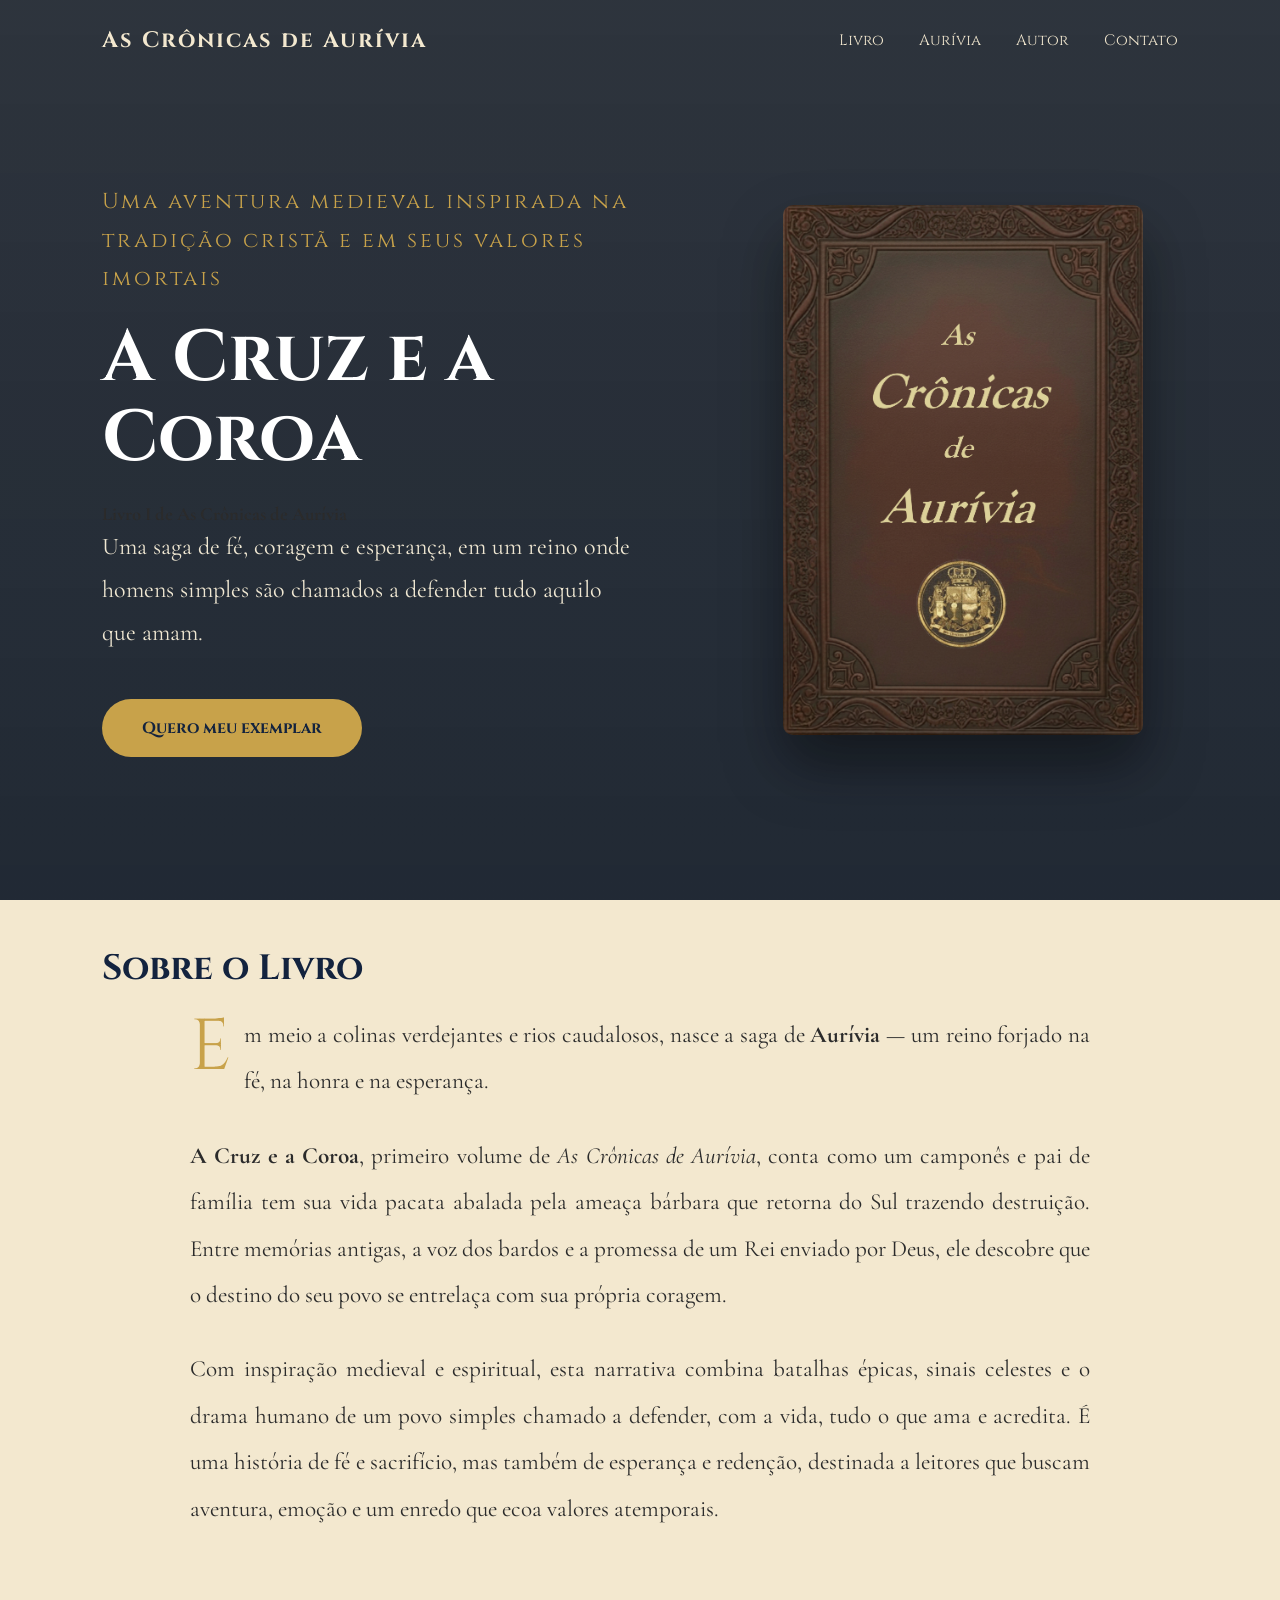
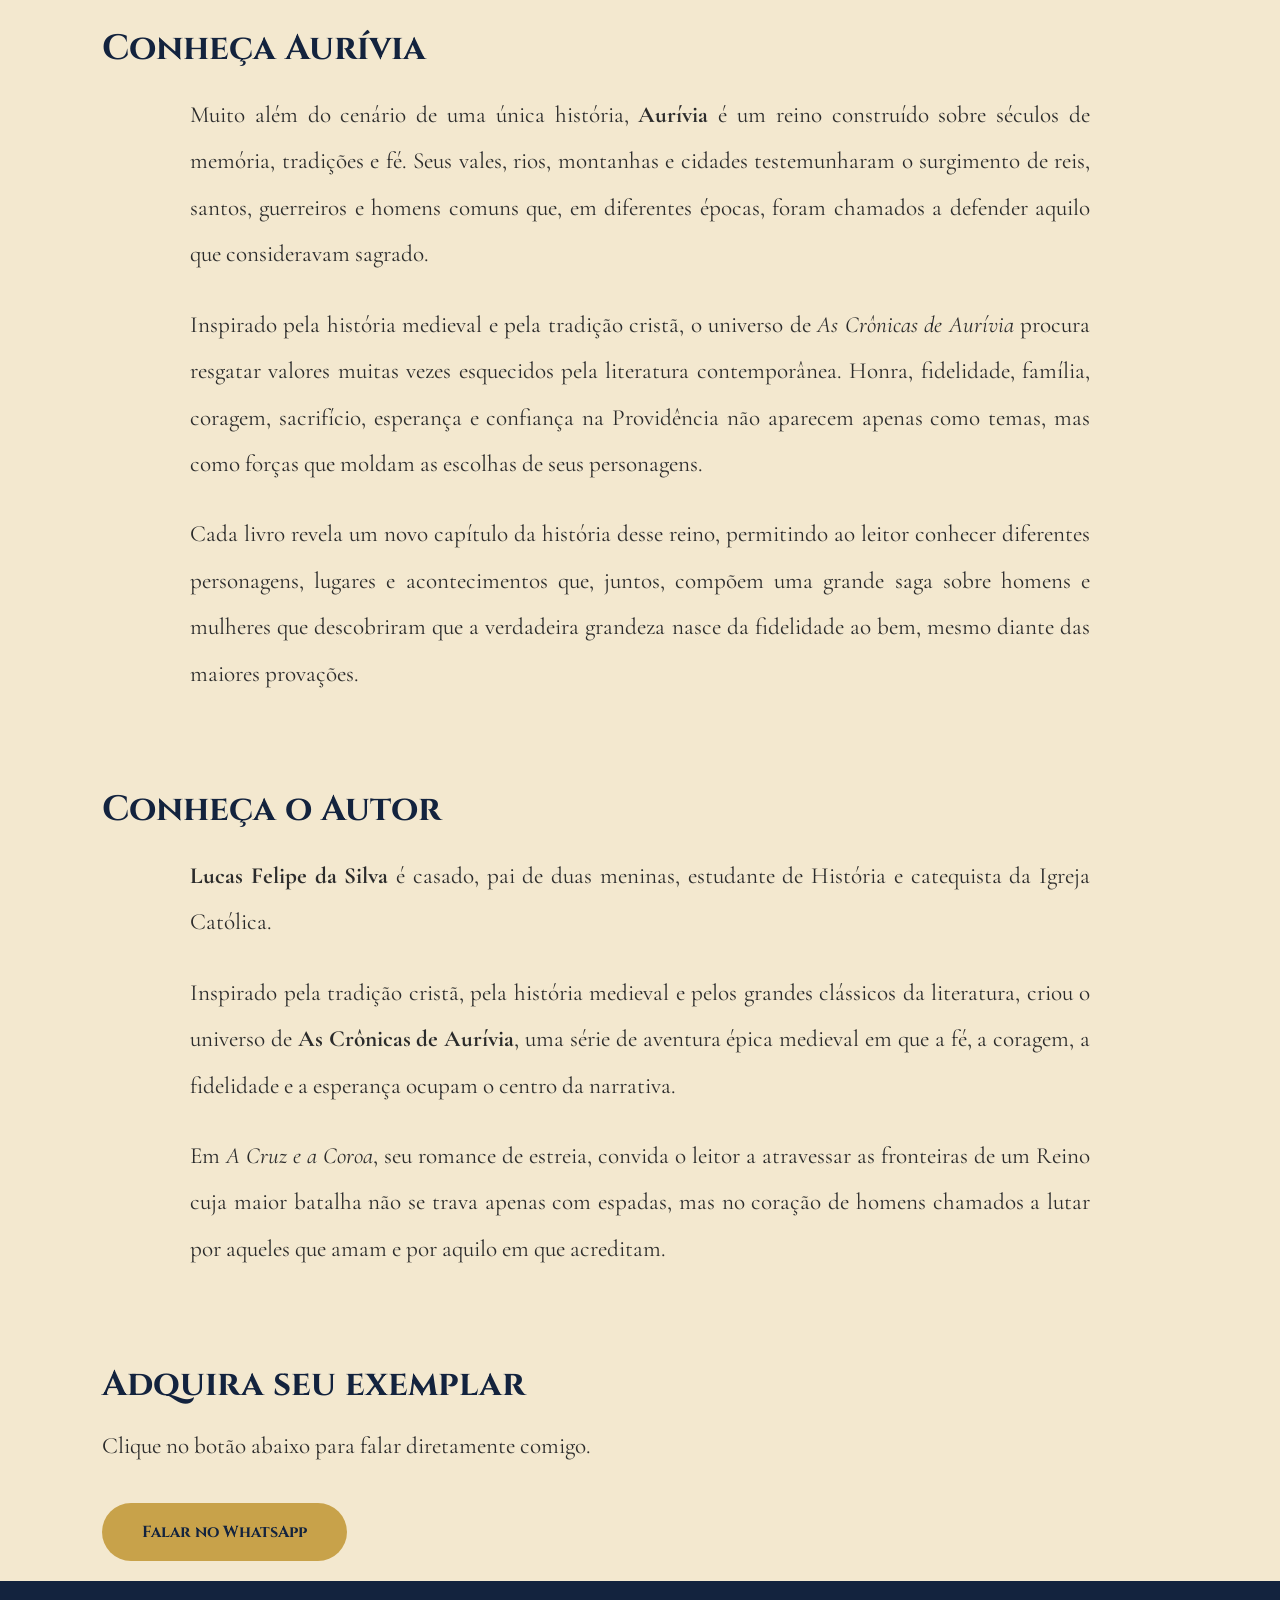
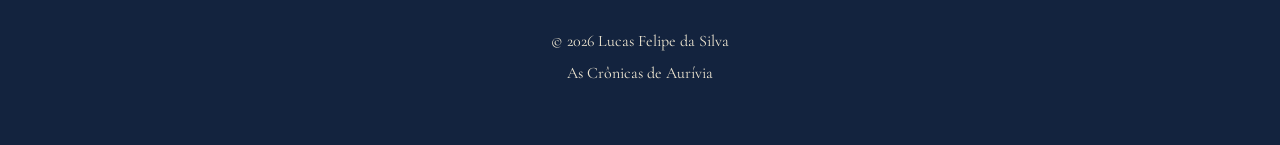
<file: Index.html>
<!DOCTYPE html>
<html lang="pt-BR">

<head>

    <!-- Configurações básicas -->
    <meta charset="UTF-8">
    <meta name="viewport" content="width=device-width, initial-scale=1.0">

    <!-- SEO -->
    <title>As Crônicas de Aurívia | A Cruz e a Coroa</title>

    <meta name="description"
        content="Conheça As Crônicas de Aurívia - A Cruz e a Coroa. Uma epopeia medieval inspirada na tradição cristã, com cavaleiros, reis, batalhas e esperança.">

    <meta name="author" content="Lucas Felipe da Silva">

    <!-- CSS -->
    <link rel="stylesheet" href="style.css">

    <!-- Google Fonts -->
    <link rel="preconnect" href="https://fonts.googleapis.com">

    <link rel="preconnect" href="https://fonts.gstatic.com" crossorigin>

    <link href="https://fonts.googleapis.com/css2?family=Cinzel:wght@400;600;700&family=Cormorant+Garamond:wght@300;400;500;600;700&display=swap"
        rel="stylesheet">

</head>

<body>

    <!-- ===================================== -->
    <!-- CABEÇALHO -->
    <!-- ===================================== -->

    <header id="header">

        <div class="logo">

            As Crônicas de Aurívia

        </div>

        <nav>

            <a href="#livro">Livro</a>

            <a href="#universo">Aurívia</a>

            <a href="#autor">Autor</a>

            <a href="#contato">Contato</a>

        </nav>

    </header>

    <!-- ===================================== -->
    <!-- HERO -->
    <!-- ===================================== -->

    <section id="hero">

        <div class="hero-texto">

            <p class="subtitulo">

                Uma aventura medieval inspirada na tradição cristã e em seus valores imortais

            </p>

            <h1>

                A Cruz e a Coroa

            </h1>

            <h3 class="serie">

                Livro I de As Crônicas de Aurívia

            </h3>

            <p class="descricao">

                Uma saga de fé, coragem e esperança,
                em um reino onde homens simples são chamados
                a defender tudo aquilo que amam.

            </p>                

            <a
                href="https://wa.me/5531992778250?text=Olá! Gostaria de adquirir um exemplar de A Cruz e a Coroa."
                class="botao"
                target="_blank">

                 Quero meu exemplar

            </a>

        </div>

        <div class="hero-imagem">

            <!-- Depois colocaremos a capa -->

            <img
                src="capa.jpg"
                alt="Capa do livro A Cruz e a Coroa"
                class="capa-livro">     

        </div>

        <div class="scroll-indicador">

            <span>Role para conhecer Aurívia</span>

            <div class="seta">

                ↓

            </div>

        </div>      

    </section>

    <!-- ===================================== -->
    <!-- SOBRE O LIVRO -->
    <!-- ===================================== -->

    <section id="livro">

    <h2>Sobre o Livro</h2>

    <div class="sinopse">

        <p>
            <span class="capitular">E</span>m meio a colinas verdejantes e rios
            caudalosos, nasce a saga de <strong>Aurívia</strong> — um reino
            forjado na fé, na honra e na esperança.
        </p>

        <p>
            <strong>A Cruz e a Coroa</strong>, primeiro volume de
            <em>As Crônicas de Aurívia</em>, conta como um camponês e pai de
            família tem sua vida pacata abalada pela ameaça bárbara que retorna
            do Sul trazendo destruição. Entre memórias antigas, a voz dos
            bardos e a promessa de um Rei enviado por Deus, ele descobre que o
            destino do seu povo se entrelaça com sua própria coragem.
        </p>

        <p>
            Com inspiração medieval e espiritual, esta narrativa combina
            batalhas épicas, sinais celestes e o drama humano de um povo simples
            chamado a defender, com a vida, tudo o que ama e acredita. É uma
            história de fé e sacrifício, mas também de esperança e redenção,
            destinada a leitores que buscam aventura, emoção e um enredo que
            ecoa valores atemporais.
        </p>

    </div>

    </section>

    <!-- ===================================== -->
    <!-- UNIVERSO -->
    <!-- ===================================== -->

    <section id="universo">

    <h2>Conheça Aurívia</h2>

    <div class="universo-texto">

        <p>
            Muito além do cenário de uma única história, <strong>Aurívia</strong>
            é um reino construído sobre séculos de memória, tradições e fé.
            Seus vales, rios, montanhas e cidades testemunharam o surgimento de
            reis, santos, guerreiros e homens comuns que, em diferentes épocas,
            foram chamados a defender aquilo que consideravam sagrado.
        </p>

        <p>
            Inspirado pela história medieval e pela tradição cristã, o universo
            de <em>As Crônicas de Aurívia</em> procura resgatar valores muitas
            vezes esquecidos pela literatura contemporânea. Honra, fidelidade,
            família, coragem, sacrifício, esperança e confiança na Providência
            não aparecem apenas como temas, mas como forças que moldam as
            escolhas de seus personagens.
        </p>

        <p>
            Cada livro revela um novo capítulo da história desse reino,
            permitindo ao leitor conhecer diferentes personagens, lugares e
            acontecimentos que, juntos, compõem uma grande saga sobre homens e
            mulheres que descobriram que a verdadeira grandeza nasce da
            fidelidade ao bem, mesmo diante das maiores provações.
        </p>

    </div>

    </section>

    <!-- ===================================== -->
    <!-- AUTOR -->
    <!-- ===================================== -->

    <section id="autor">

    <h2>Conheça o Autor</h2>

    <div class="autor-texto">

        <p>
            <strong>Lucas Felipe da Silva</strong> é casado, pai de duas meninas,
            estudante de História e catequista da Igreja Católica.
        </p>

        <p>
            Inspirado pela tradição cristã, pela história medieval e pelos
            grandes clássicos da literatura, criou o universo de
            <strong>As Crônicas de Aurívia</strong>, uma série de aventura épica
            medieval em que a fé, a coragem, a fidelidade e a esperança ocupam
            o centro da narrativa.
        </p>

        <p>
            Em <em>A Cruz e a Coroa</em>, seu romance de estreia, convida o
            leitor a atravessar as fronteiras de um Reino cuja maior batalha
            não se trava apenas com espadas, mas no coração de homens chamados
            a lutar por aqueles que amam e por aquilo em que acreditam.
        </p>

    </div>

    </section>

    <!-- ===================================== -->
    <!-- CONTATO -->
    <!-- ===================================== -->

    <section id="contato">

        <h2>Adquira seu exemplar</h2>

        <p>

            Clique no botão abaixo para falar diretamente comigo.

        </p>

        <a href="https://wa.me/5531992778250?text=Olá!%20Gostaria%20de%20adquirir%20o%20livro%20A%20Cruz%20e%20a%20Coroa." target="_blank" class="botao">

            Falar no WhatsApp

        </a>

    </section>

    <!-- ===================================== -->
    <!-- RODAPÉ -->
    <!-- ===================================== -->

    <footer>

        <p>

            © 2026 Lucas Felipe da Silva

        </p>

        <p>

            As Crônicas de Aurívia

        </p>

    </footer>

    <script src="script.js"></script>

</body>

</html>
</file>
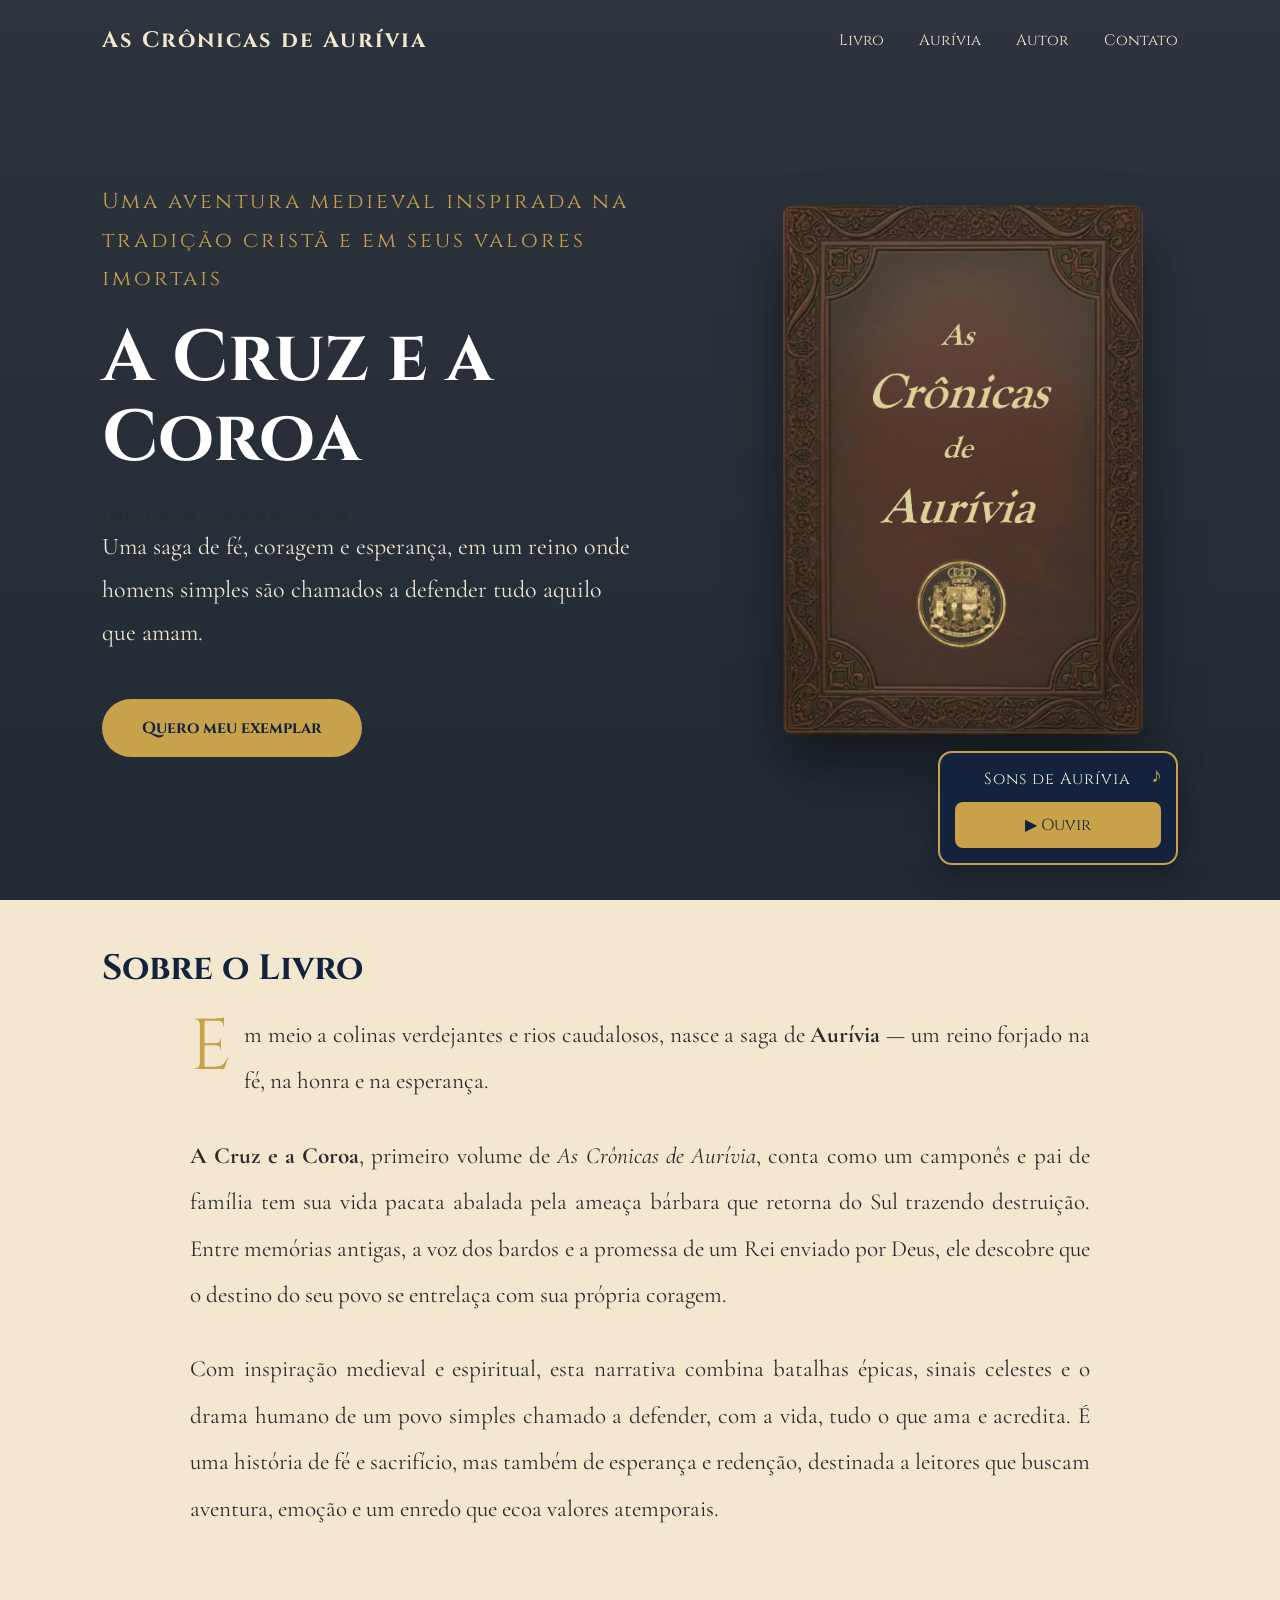
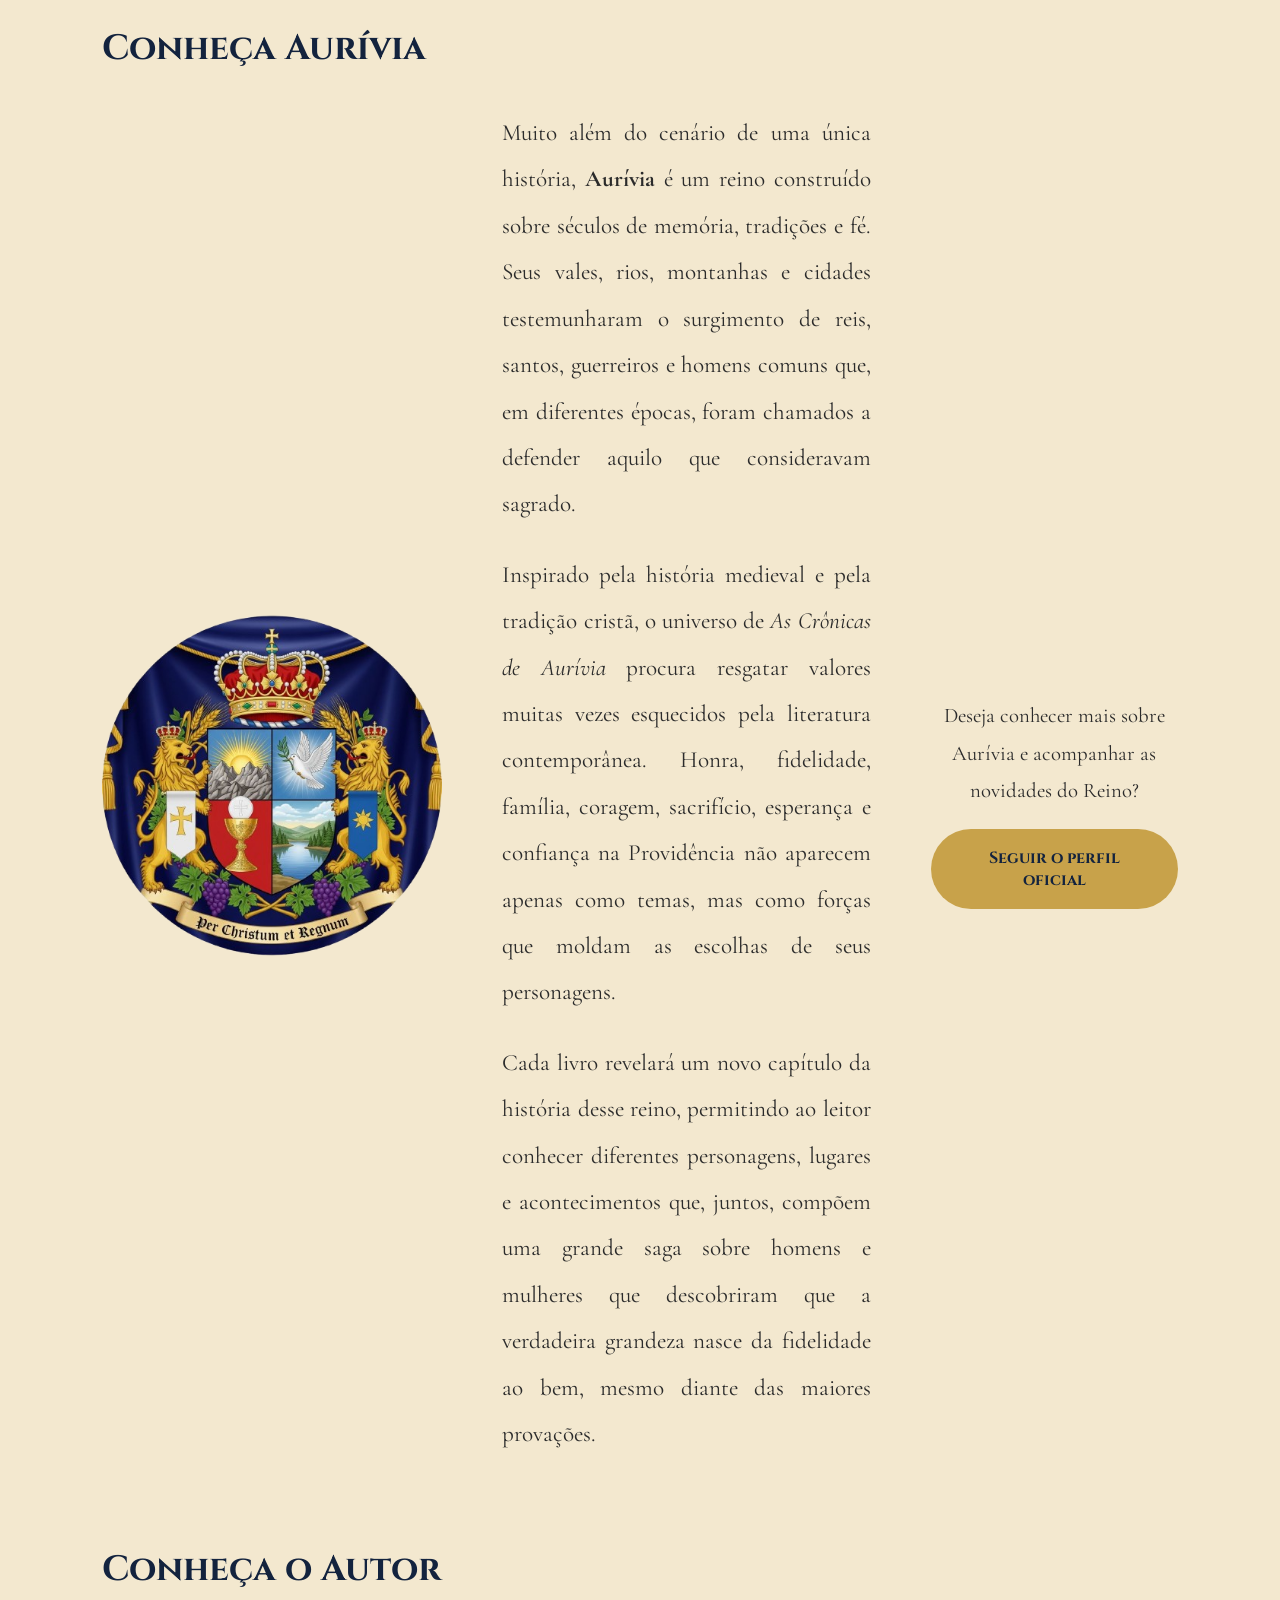
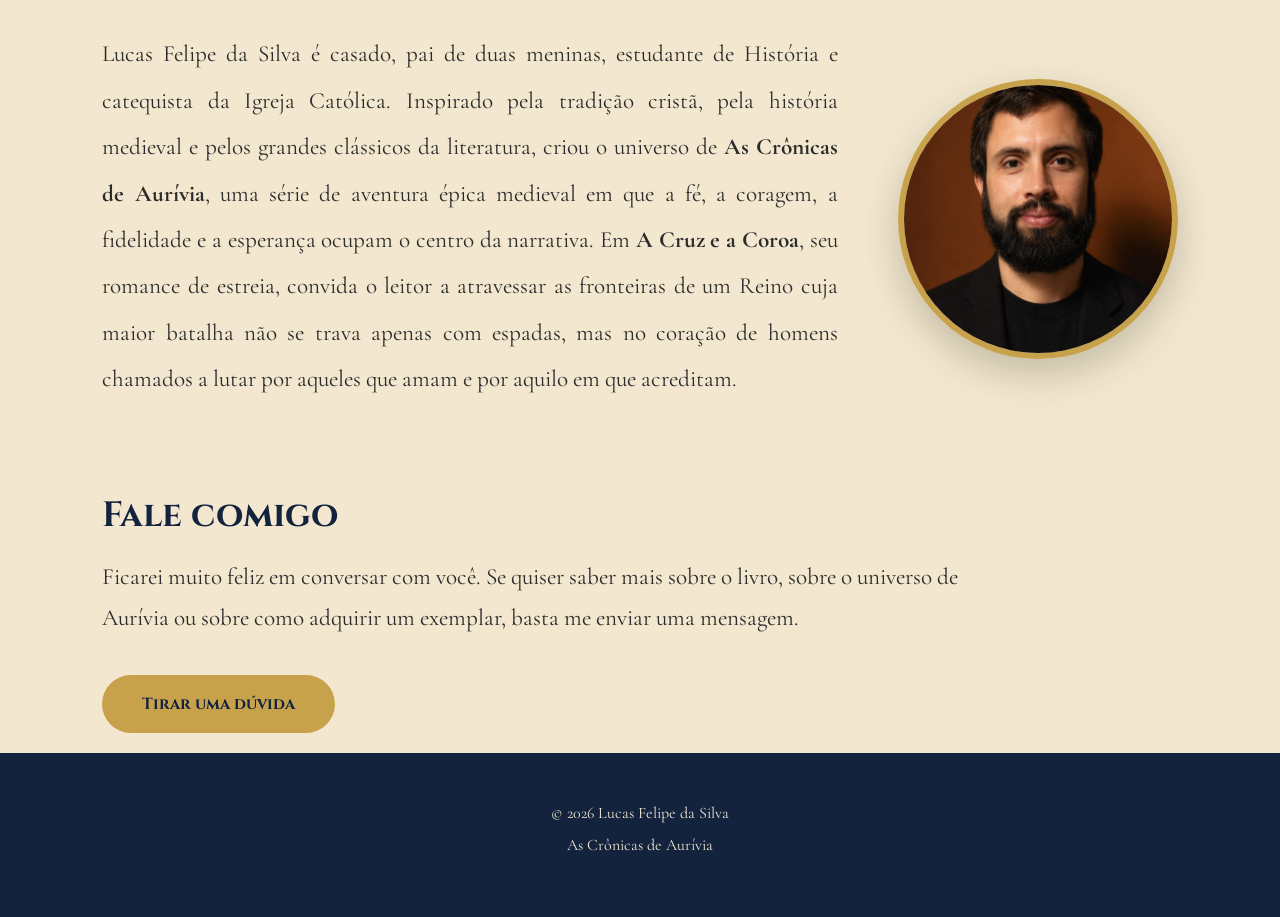
<file: index.html>
<!DOCTYPE html>
<html lang="pt-BR">
<link rel="icon" type="image/png" href="brasao.png">

<head>

    <!-- Configurações básicas -->
    <meta charset="UTF-8">
    <meta name="viewport" content="width=device-width, initial-scale=1.0">

    <!-- SEO -->
    <title>As Crônicas de Aurívia | A Cruz e a Coroa</title>

    <meta name="description"
        content="Conheça As Crônicas de Aurívia - A Cruz e a Coroa. Uma epopeia medieval inspirada na tradição cristã, com cavaleiros, reis, batalhas e esperança.">

    <meta name="author" content="Lucas Felipe da Silva">

    <!-- CSS -->
    <link rel="stylesheet" href="style.css">

    <!-- Google Fonts -->
    <link rel="preconnect" href="https://fonts.googleapis.com">

    <link rel="preconnect" href="https://fonts.gstatic.com" crossorigin>

    <link href="https://fonts.googleapis.com/css2?family=Cinzel:wght@400;600;700&family=Cormorant+Garamond:wght@300;400;500;600;700&display=swap"
        rel="stylesheet">

    <!-- Google tag (gtag.js) -->
    <script async src="https://www.googletagmanager.com/gtag/js?id=G-C16G1J3KEQ"></script>
    <script>
    window.dataLayer = window.dataLayer || [];
    function gtag(){dataLayer.push(arguments);}
    gtag('js', new Date());

    gtag('config', 'G-C16G1J3KEQ');
    </script>   
        
</head>

<body>

    <!-- ===================================== -->
    <!-- CABEÇALHO -->
    <!-- ===================================== -->

    <header id="header">

        <div class="logo">

            As Crônicas de Aurívia

        </div>

        <nav>

            <a href="#livro">Livro</a>

            <a href="#universo">Aurívia</a>

            <a href="#autor">Autor</a>

            <a href="#contato">Contato</a>

        </nav>

    </header>

    <!-- ===================================== -->
    <!-- HERO -->
    <!-- ===================================== -->

    <section id="hero">

        <div class="hero-texto">

            <p class="subtitulo">

                Uma aventura medieval inspirada na tradição cristã e em seus valores imortais

            </p>

            <h1>

                A Cruz e a Coroa

            </h1>

            <h3 class="serie">

                Livro I de As Crônicas de Aurívia

            </h3>

            <p class="descricao">

                Uma saga de fé, coragem e esperança,
                em um reino onde homens simples são chamados
                a defender tudo aquilo que amam.

            </p>                

            <a href="comprar.html" id="comprar-agora" class="botao">
                Quero meu exemplar
            </a>

           
        </div>

        <div class="hero-imagem">

            <!-- Depois colocaremos a capa -->

            <img
                src="capa.jpg"
                alt="Capa do livro A Cruz e a Coroa"
                class="capa-livro">     

        </div>

        <audio id="trilha"></audio>

        <div id="player-musica">

            <div class="nota-player">

                ♪

            </div>

            <div class="player-titulo">

                Sons de Aurívia

            </div>

            <button id="btn-musica">

                ▶ Ouvir

            </button>

        </div>

<div class="scroll-indicador">

        <div class="scroll-indicador">

            <span>Role para conhecer Aurívia</span>

            <div class="seta">

                ↓

            </div>

        </div>      

    </section>

    <!-- ===================================== -->
    <!-- SOBRE O LIVRO -->
    <!-- ===================================== -->

    <section id="livro">

    <h2>Sobre o Livro</h2>

    <div class="sinopse">

        <p>
            <span class="capitular">E</span>m meio a colinas verdejantes e rios
            caudalosos, nasce a saga de <strong>Aurívia</strong> — um reino
            forjado na fé, na honra e na esperança.
        </p>

        <p>
            <strong>A Cruz e a Coroa</strong>, primeiro volume de
            <em>As Crônicas de Aurívia</em>, conta como um camponês e pai de
            família tem sua vida pacata abalada pela ameaça bárbara que retorna
            do Sul trazendo destruição. Entre memórias antigas, a voz dos
            bardos e a promessa de um Rei enviado por Deus, ele descobre que o
            destino do seu povo se entrelaça com sua própria coragem.
        </p>

        <p>
            Com inspiração medieval e espiritual, esta narrativa combina
            batalhas épicas, sinais celestes e o drama humano de um povo simples
            chamado a defender, com a vida, tudo o que ama e acredita. É uma
            história de fé e sacrifício, mas também de esperança e redenção,
            destinada a leitores que buscam aventura, emoção e um enredo que
            ecoa valores atemporais.
        </p>

    </div>

    </section>

    <!-- ===================================== -->
    <!-- UNIVERSO -->
    <!-- ===================================== -->

    <section id="universo">

    <div class="container">

        <h2>Conheça Aurívia</h2>

        <div class="universo">

            <div class="universo-brasao">

                <img src="brasao.png"
                alt="Brasão do Reino de Aurívia">

            </div>

            <div class="universo-texto">

                <p>
                    Muito além do cenário de uma única história,
                    <strong>Aurívia</strong> é um reino construído sobre
                    séculos de memória, tradições e fé. Seus vales, rios,
                    montanhas e cidades testemunharam o surgimento de reis,
                    santos, guerreiros e homens comuns que, em diferentes
                    épocas, foram chamados a defender aquilo que consideravam
                    sagrado.
                </p>

                <p>
                    Inspirado pela história medieval e pela tradição cristã,
                    o universo de <em>As Crônicas de Aurívia</em> procura
                    resgatar valores muitas vezes esquecidos pela literatura
                    contemporânea. Honra, fidelidade, família, coragem,
                    sacrifício, esperança e confiança na Providência não
                    aparecem apenas como temas, mas como forças que moldam
                    as escolhas de seus personagens.
                </p>

                <p>
                    Cada livro revelará um novo capítulo da história desse
                    reino, permitindo ao leitor conhecer diferentes
                    personagens, lugares e acontecimentos que, juntos,
                    compõem uma grande saga sobre homens e mulheres que
                    descobriram que a verdadeira grandeza nasce da
                    fidelidade ao bem, mesmo diante das maiores provações.
                </p>

            </div>

            <div class="instagram-aurivia">

                <p>

                    Deseja conhecer mais sobre Aurívia e acompanhar as novidades do Reino?

                </p>

                <a href="https://www.instagram.com/cronicasdeaurivia/"
                target="_blank"
                rel="noopener noreferrer"
                class="botao">

                    Seguir o perfil oficial

                </a>

            </div>

        </div>

    </div>

    </section>

    <!-- ===================================== -->
    <!-- AUTOR -->
    <!-- ===================================== -->

    <section id="autor">

    <div class="container">

        <h2>Conheça o Autor</h2>

        <div class="autor">

            <div class="autor-texto">

                <p>
                    Lucas Felipe da Silva é casado, pai de duas meninas,
                    estudante de História e catequista da Igreja Católica.
                    Inspirado pela tradição cristã, pela história medieval e
                    pelos grandes clássicos da literatura, criou o universo de
                    <strong>As Crônicas de Aurívia</strong>, uma série de
                    aventura épica medieval em que a fé, a coragem, a
                    fidelidade e a esperança ocupam o centro da narrativa.

                    Em <strong>A Cruz e a Coroa</strong>, seu romance de estreia,
                    convida o leitor a atravessar as fronteiras de um Reino cuja
                    maior batalha não se trava apenas com espadas, mas no coração
                    de homens chamados a lutar por aqueles que amam e por aquilo
                    em que acreditam.
                </p>

            </div>

            <div class="autor-foto">

                <img src="foto-autor.jpg"
                     alt="Lucas Felipe da Silva">

            </div>

        </div>

    </div>

</section>

    <!-- ===================================== -->
    <!-- CONTATO -->
    <!-- ===================================== -->

<section id="contato">

    <div class="container">

        <h2>Fale comigo</h2>

        <p>
            Ficarei muito feliz em conversar com você. Se quiser saber mais sobre o livro, sobre o universo de Aurívia ou sobre como adquirir um exemplar, basta me enviar uma mensagem.
        </p>

        <a href="#" id="btn-contato" class="botao">
            Tirar uma dúvida
        </a>

    </div>

</section>

    <!-- ===================================== -->
    <!-- RODAPÉ -->
    <!-- ===================================== -->

    <footer>

        <p>

            © 2026 Lucas Felipe da Silva

        </p>

        <p>

            As Crônicas de Aurívia

        </p>

    </footer>

<script src="script.js"></script>

</body>

</html>
</file>
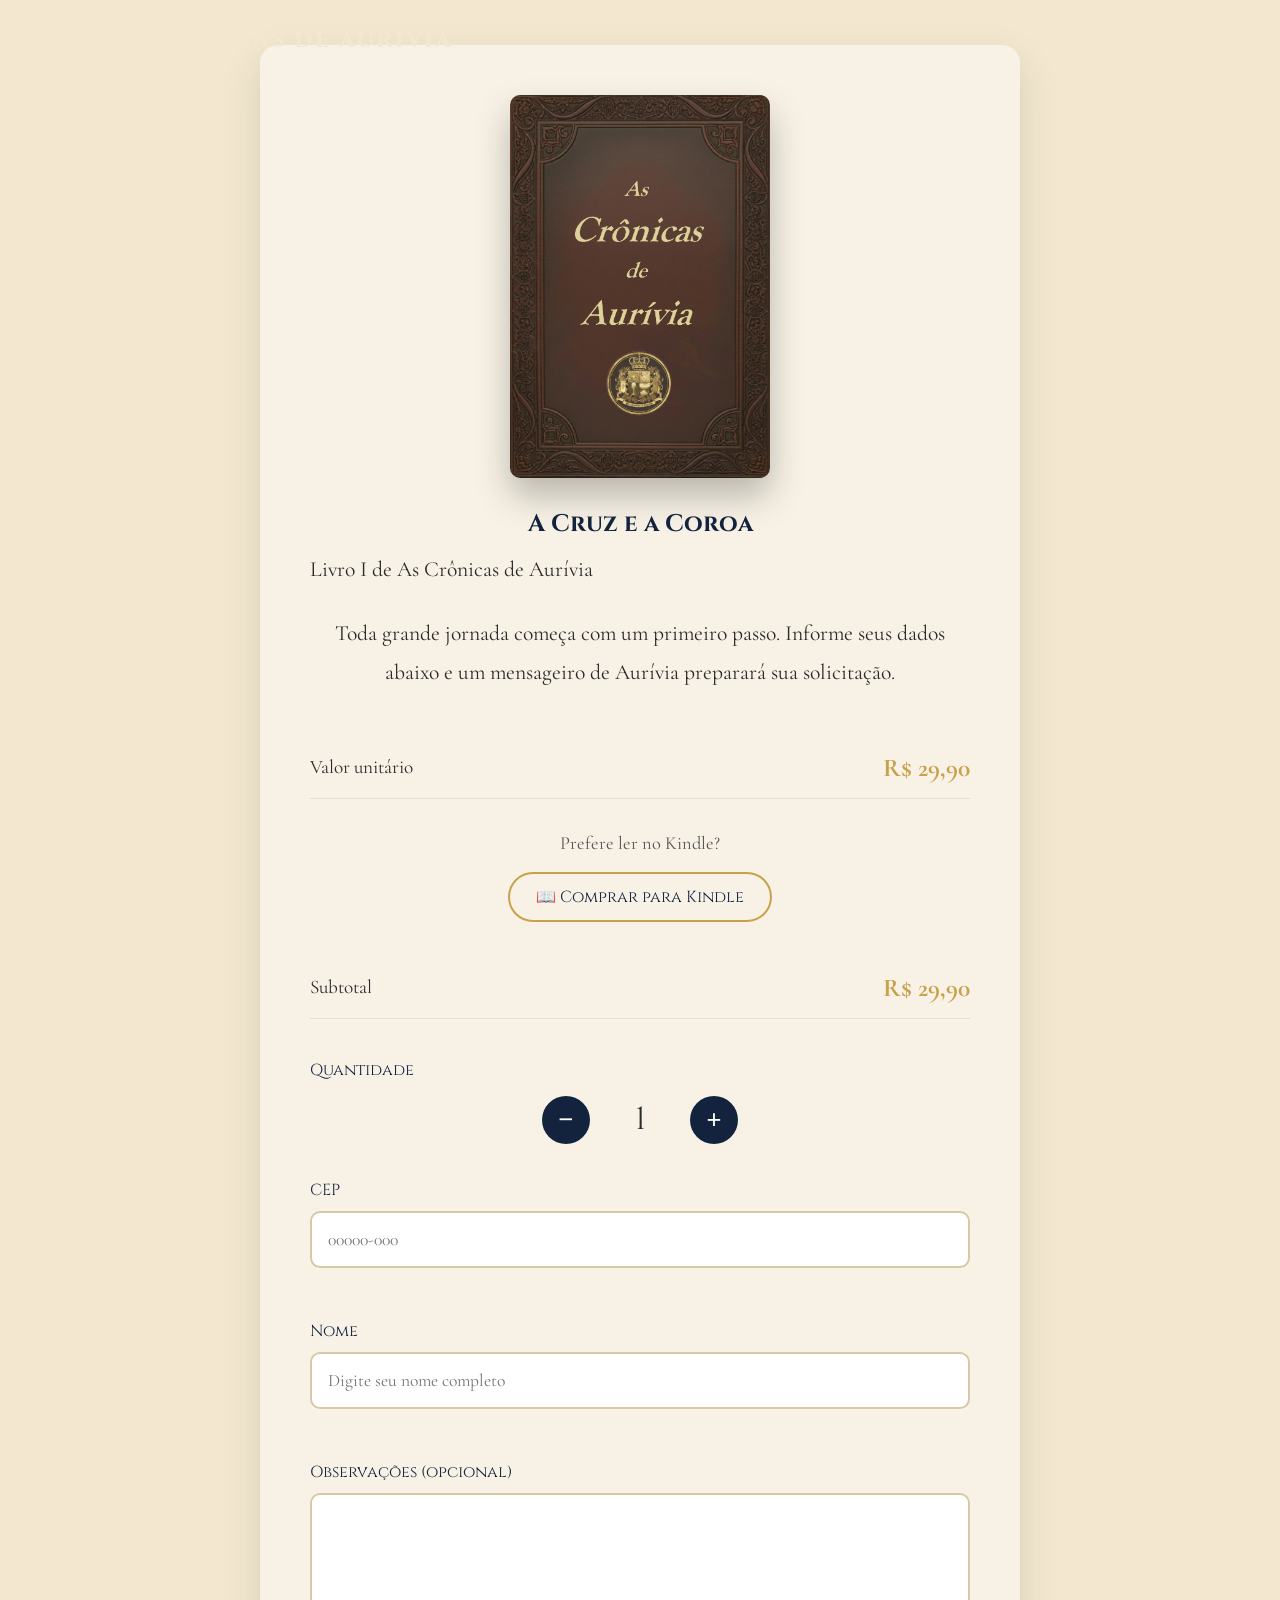
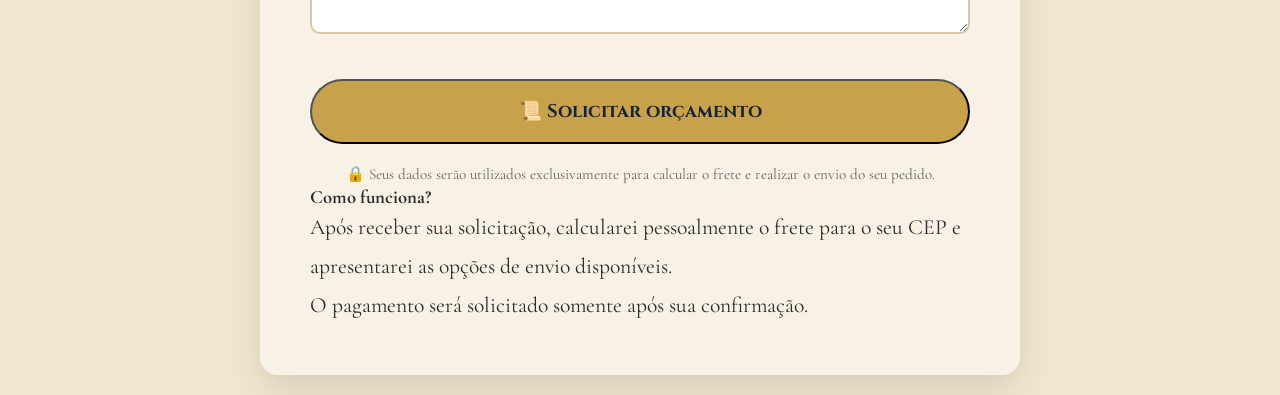
<file: comprar.html>
<!DOCTYPE html>
<html lang="pt-BR">
<link rel="icon" type="image/png" href="brasao.png">

<head>

    <meta charset="UTF-8">

    <meta name="viewport" content="width=device-width, initial-scale=1.0">

    <title>Comprar | A Cruz e a Coroa</title>

    <link rel="stylesheet" href="style.css">

    <link rel="preconnect" href="https://fonts.googleapis.com">

    <link rel="preconnect" href="https://fonts.gstatic.com" crossorigin>

    <link href="https://fonts.googleapis.com/css2?family=Cinzel:wght@400;700&family=Cormorant+Garamond:wght@400;500;600;700&display=swap" rel="stylesheet">

    <!-- Google tag (gtag.js) -->
    <script async src="https://www.googletagmanager.com/gtag/js?id=G-C16G1J3KEQ"></script>
    <script>
    window.dataLayer = window.dataLayer || [];
    function gtag(){dataLayer.push(arguments);}
    gtag('js', new Date());

    gtag('config', 'G-C16G1J3KEQ');
    </script>

</head>

<body>

<header id="header" class="header-scroll">

    <div class="logo">

        AS CRÔNICAS DE AURÍVIA

    </div>

</header>

<section class="compra">

    <div class="compra-card">

        <img src="capa.jpg"
             class="compra-capa"
             alt="A Cruz e a Coroa">

        <h1>A Cruz e a Coroa</h1>

        <p class="serie">

            Livro I de As Crônicas de Aurívia

        </p>

        <p class="texto-intro">

            Toda grande jornada começa com um primeiro passo.
            Informe seus dados abaixo e um mensageiro de Aurívia
            preparará sua solicitação.

        </p>

        <div class="preco">

            <span>Valor unitário</span>

            <strong>R$ 29,90</strong>

        </div>

        <div class="kindle-opcao">

            <p>
                Prefere ler no Kindle?
            </p>

            <a
                href="https://a.co/d/0dzyXwsd"
                target="_blank"
                rel="noopener noreferrer"
                class="btn-kindle">

                📖 Comprar para Kindle

            </a>

        </div>

        <div class="subtotal">

            <span>Subtotal</span>

            <strong id="subtotal">

                R$ 29,90

            </strong>

        </div>

        <form id="pedido">

            <label>Quantidade</label>

            <div class="controle-quantidade">

                <button
                    type="button"
                    id="menos"
                    class="btn-qtd">

                    −

                </button>

                <span id="quantidade">

                    1

                </span>

                <button
                    type="button"
                    id="mais"
                    class="btn-qtd">

                    +

                </button>

            </div>

            <label for="cep">CEP</label>

            <input
                type="text"
                id="cep"
                maxlength="9"
                placeholder="00000-000"
                required>

            <small class="erro" id="erro-cep"></small>

            <label for="nome">Nome</label>

                <input
                    type="text"
                    id="nome"
                    placeholder="Digite seu nome completo"
                    required>

                <small class="erro" id="erro-nome"></small>

            <label for="obs">Observações (opcional)</label>

                <textarea
                    id="obs"
                    rows="5"
                    placeholder="Alguma informação que deseja acrescentar?">
                </textarea>

            <button
                type="button"
                id="btn-whatsapp"
                class="botao">

                📜 Solicitar orçamento

            </button>
        
            <p class="privacidade">

                    🔒 Seus dados serão utilizados exclusivamente para calcular o frete e realizar o envio do seu pedido.

            </p>

        </form>

        <div class="explicacao">

            <h3>Como funciona?</h3>

            <p>

                Após receber sua solicitação,
                calcularei pessoalmente o frete para o seu CEP
                e apresentarei as opções de envio
                disponíveis.

            </p>

            <p>

                O pagamento será solicitado
                somente após sua confirmação.

            </p>

        </div>

    </div>

</section>

<!-- ===================================== -->
<!-- MENSAGEIRO -->
<!-- ===================================== -->

<div id="mensageiro-overlay">

    <div class="mensageiro-card">

        <img src="brasao.png"
             alt="Brasão de Aurívia"
             class="mensageiro-brasao">

        <h2 id="mensageiro-titulo">

            Preparando um mensageiro...

        </h2>

        <p id="mensageiro-texto">

            Registrando sua solicitação nos anais do Reino.

        </p>

    </div>

</div>

<script src="script.js"></script>

</body>

</html>
</file>
<file: style.css>
/* ==========================================================
   AS CRÔNICAS DE AURÍVIA
   Site Oficial
   Desenvolvido para Lucas Felipe da Silva
========================================================== */


/* ==========================================================
   RESET
========================================================== */

*{
    margin:0;
    padding:0;
    box-sizing:border-box;
}

html{
    scroll-behavior:smooth;
}

body{

    background:#F3E8CF;

    color:#2B2B2B;

    font-family:'Cormorant Garamond', serif;

    overflow-x:hidden;

    opacity:0;

    animation:fadeIn .6s ease forwards;

}


/* ==========================================================
   LINKS
========================================================== */

a{

    text-decoration:none;

    color:inherit;

}


/* ==========================================================
   IMAGENS
========================================================== */

img{

    max-width:100%;

    display:block;

}


/* ==========================================================
   HEADER
========================================================== */

header{

    width:100%;

    position:fixed;

    top:0;

    left:0;

    z-index:1000;

    display:flex;

    justify-content:space-between;

    align-items:center;

    padding:25px 8%;

    transition:.4s;

}


/* ==========================================================
   LOGO
========================================================== */

.logo{

    font-family:'Cinzel', serif;

    font-size:1.4rem;

    font-weight:700;

    color:#F3E8CF;

    letter-spacing:2px;

}


/* ==========================================================
   MENU
========================================================== */

nav{

    display:flex;

    gap:35px;

}


nav a{

    font-family:'Cinzel', serif;

    color:#F3E8CF;

    font-size:.95rem;

    transition:.3s;

}

nav a:hover{

    color:#C8A24A;

}


/* ==========================================================
   HERO
========================================================== */

#hero{

    position:relative;

    min-height:100vh;

    display:flex;

    align-items:center;

    justify-content:space-between;

    padding:120px 8% 80px;

    background:linear-gradient(rgba(10,20,35,.85),rgba(10,20,35,.90));

}


/* ==========================================================
   TEXTO HERO
========================================================== */

.hero-texto{

    width:50%;

}


.subtitulo{

    font-family:'Cinzel', serif;

    color:#C8A24A;

    letter-spacing:3px;

    margin-bottom:20px;

}


.hero-texto h1{

    font-family:'Cinzel', serif;

    color:white;

    font-size:4.5rem;

    line-height:1.1;

    margin-bottom:25px;

}


.descricao{

    color:#EFE7D2;

    font-size:1.5rem;

    max-width:550px;

    margin-bottom:45px;

}


/* ==========================================================
   BOTÃO
========================================================== */

.botao{

    display:inline-block;

    background:#C8A24A;

    color:#13233E;

    padding:18px 40px;

    border-radius:50px;

    font-family:'Cinzel', serif;

    font-weight:bold;

    transition:.3s;

}


.botao:hover{

    transform:translateY(-4px);

    box-shadow:0 12px 30px rgba(0,0,0,.25);

}


/* ==========================================================
   CAPA PROVISÓRIA
========================================================== */

.hero-imagem{

    width:40%;

    display:flex;

    justify-content:center;

}


.capa-livro{

    width:360px;

    border-radius:10px;

    box-shadow:
        0 30px 60px rgba(0,0,0,.45);

    transition:.35s ease;

    animation:respirar 6s ease-in-out infinite;

}

.capa-livro:hover{

    transform:translateY(-10px) scale(1.02);

}


/* ==========================================================
   SEÇÕES
========================================================== */

section:not(#hero){

    padding-top:45px;
    padding-bottom:20px;

    padding-left:8%;
    padding-right:8%;

}



section h2{

    font-family:'Cinzel', serif;

    color:#13233E;

    font-size:2.2rem;

    margin-bottom:18px;

}


section p{

    font-size:1.35rem;

    line-height:1.8;

    max-width:900px;

}


/* ==========================================================
   RODAPÉ
========================================================== */

footer{

    background:#13233E;

    color:#EFE7D2;

    text-align:center;

    padding:50px;

}


footer p{

    margin-bottom:12px;

}


/* ==========================================================
   RESPONSIVIDADE
========================================================== */

/* ==========================================================
   HEADER AO ROLAR A PÁGINA
========================================================== */

.header-scroll{

    background:rgba(19,35,62,.96);

    backdrop-filter:blur(8px);

    box-shadow:0 10px 30px rgba(0,0,0,.35);

    padding:18px 8%;

}

/* ==========================================================
   INDICADOR DE ROLAGEM
========================================================== */

.scroll-indicador{

    position:absolute;

    bottom:35px;

    left:50%;

    transform:translateX(-50%);

    display:flex;

    flex-direction:column;

    align-items:center;

    color:#EFE7D2;

    font-family:'Cinzel', serif;

    letter-spacing:2px;

    font-size:.8rem;

}

.seta{

    margin-top:12px;

    font-size:1.7rem;

    animation:flutuar 1.8s infinite;

}

@keyframes flutuar{

    0%{

        transform:translateY(0);

    }

    50%{

        transform:translateY(8px);

    }

    100%{

        transform:translateY(0);

    }

}

/* ==========================================================
   SINOPSE
========================================================== */

.sinopse{

    max-width:900px;

    margin:20px auto 0;

}

.sinopse p{

    font-size:1.45rem;

    line-height:2;

    margin-bottom:28px;

    text-align:justify;

}

.capitular{

    float:left;

    font-family:'Cinzel', serif;

    font-size:4.5rem;

    line-height:1;

    margin-right:12px;

    color:#C8A24A;

}

@media(max-width:1200px){

    #hero{

        position:relative;

        flex-direction:column;

        justify-content:center;

        text-align:center;

    }

    .hero-texto{

        width:100%;

    }

    .serie{

    color:#C8A24A;

    font-family:'Cinzel', serif;

    font-size:1.1rem;

    font-weight:400;

    margin-top:-8px;

    margin-bottom:28px;

    letter-spacing:2px;

    }

    .hero-imagem{

        width:100%;

        margin-top:60px;

    }

    .hero-texto h1{

        font-size:3rem;

    }

    nav{

        display:none;

    }

    .autor{

    flex-direction:column-reverse;

    text-align:center;

    }

    .autor-foto{

        margin-bottom:20px;

    }

    .autor-foto img{

        width:220px;

        height:220px;

    }

    .universo{

    flex-direction:column;

    }

    .universo-brasao img{

    width:300px;

    height:300px;

    object-fit:cover;

    border-radius:50%;

    border:6px solid #C8A24A;

    background:#13233E;

    padding:12px;

    box-shadow:0 15px 40px rgba(0,0,0,.20);

    transition:.35s;

    }

    #player-musica{

        position:static;

        width:220px;

        margin:25px auto 40px;

    }


    }

        .scroll-indicador{

            display:none;

    }


@keyframes respirar{

    0%{

        transform:translateY(0px);

    }

    50%{

        transform:translateY(-8px);

    }

    100%{

        transform:translateY(0px);

    }

}

/* ==========================================================
   UNIVERSO E AUTOR
========================================================== */

.universo-texto,
.autor-texto{

    max-width:900px;

    margin:20px auto 0;

}

.universo-texto p,
.autor-texto p{

    font-size:1.45rem;

    line-height:2;

    text-align:justify;

    margin-bottom:24px;

}

#contato p{

    font-size:1.45rem;

    line-height:1.8;

    margin-bottom:35px;

}

.autor{

    display:flex;

    align-items:center;

    justify-content:space-between;

    gap:60px;

}

.autor-texto{

    flex:1;

}

.autor-foto{

    flex-shrink:0;

}

.autor-foto img{

    width:280px;

    height:280px;

    border-radius:50%;

    object-fit:cover;

    border:6px solid #C8A24A;

    box-shadow:0 15px 40px rgba(0,0,0,.20);

}

.universo{

    display:flex;

    align-items:center;

    gap:60px;

}

.universo-brasao{

    flex-shrink:0;

}

.universo-brasao img{

    width:340px;

    height:auto;

    transition:.35s;

}

.universo-brasao img:hover{

    transform:scale(1.03);

}

/*======================================
COMPRA
======================================*/

.compra{

    padding:140px 8% 80px;

}

.compra-card{

    max-width:760px;

    margin:auto;

    background:#F8F2E6;

    border-radius:18px;

    padding:50px;

    box-shadow:0 15px 40px rgba(0,0,0,.12);

}

.compra-capa{

    width:260px;

    margin:auto;

    margin-bottom:30px;

    border-radius:10px;

    box-shadow:0 18px 35px rgba(0,0,0,.25);

}

.compra h1{

    text-align:center;

    font-family:'Cinzel', serif;

    color:#13233E;

    margin-bottom:10px;

}

.texto-intro{

    text-align:center;

    max-width:620px;

    margin:25px auto 45px;

}

.preco,
.subtotal{

    display:flex;

    justify-content:space-between;

    align-items:center;

    padding:15px 0;

    border-bottom:1px solid rgba(0,0,0,.08);

    font-size:1.2rem;

}

/*======================================
KINDLE
======================================*/

.kindle-opcao{

    text-align:center;

    margin:28px 0 35px;

}

.kindle-opcao p{

    margin-bottom:12px;

    font-size:1.15rem;

    color:#555;

}

.btn-kindle{

    display:inline-block;

    padding:12px 26px;

    border:2px solid #C8A24A;

    border-radius:30px;

    background:transparent;

    color:#13233E;

    font-family:'Cinzel', serif;

    font-size:1rem;

    transition:.3s;

}

.btn-kindle:hover{

    background:#C8A24A;

    color:#13233E;

    transform:translateY(-2px);

}

.preco strong,
.subtotal strong{

    color:#C8A24A;

    font-size:1.6rem;

}

.controle-quantidade{

    display:flex;

    justify-content:center;

    align-items:center;

    gap:30px;

    margin:15px 0 35px;

}

.btn-qtd{

    width:48px;

    height:48px;

    border:none;

    border-radius:50%;

    background:#13233E;

    color:white;

    font-size:1.6rem;

    cursor:pointer;

    transition:.3s;

}

.btn-qtd:hover{

    background:#C8A24A;

    color:#13233E;

}

#quantidade{

    font-family:'Cinzel', serif;

    font-size:2rem;

    min-width:40px;

    text-align:center;

}

/*======================================
FORMULÁRIO
======================================*/

#pedido{

    margin-top:40px;

}

#pedido label{

    display:block;

    margin-top:28px;

    margin-bottom:10px;

    font-family:'Cinzel', serif;

    color:#13233E;

}

#pedido input,
#pedido textarea{

    width:100%;

    padding:16px;

    border:2px solid #D8C8A5;

    border-radius:10px;

    background:white;

    font-size:1.1rem;

    font-family:'Cormorant Garamond', serif;

    transition:.25s;

}

#pedido input:focus,
#pedido textarea:focus{

    outline:none;

    border-color:#C8A24A;

    box-shadow:0 0 12px rgba(200,162,74,.25);

}

.erro{

    display:block;

    color:#9E2A2A;

    font-size:.95rem;

    margin-top:6px;

    min-height:18px;

}

/*======================================
BOTÃO DE COMPRA
======================================*/

#btn-whatsapp{

    width:100%;

    margin-top:40px;

    font-size:1.15rem;

}

#btn-whatsapp:disabled{

    opacity:.8;

    cursor:wait;

    transform:none;

}

.privacidade{

    text-align:center;

    font-size:.95rem;

    color:#666;

    margin-top:18px;

    line-height:1.6;

}

body{
    transition:opacity .45s ease;
}

body.fade-out{
    opacity:0;
}

/*======================================
MENSAGEIRO
======================================*/

#mensageiro-overlay{

    position:fixed;

    inset:0;

    background:rgba(10,20,35,.82);

    backdrop-filter:blur(4px);

    display:flex;

    justify-content:center;

    align-items:center;

    opacity:0;

    visibility:hidden;

    transition:.45s;

    z-index:99999;

}

#mensageiro-overlay.ativo{

    opacity:1;

    visibility:visible;

}

.mensageiro-card{

    width:min(420px,90vw);

    background:#F8F2E6;

    border-radius:18px;

    padding:40px;

    text-align:center;

    box-shadow:0 25px 60px rgba(0,0,0,.35);

}

.mensageiro-brasao{

    width:120px;

    margin:auto;

    margin-bottom:25px;

}

#mensageiro-titulo{

    font-family:'Cinzel', serif;

    color:#13233E;

    margin-bottom:18px;

}

#mensageiro-texto{

    font-size:1.25rem;

    color:#444;

}

/*======================================
ANIMAÇÃO DO BRASÃO
======================================*/

.mensageiro-brasao{

    animation:respirarBrasao 2.5s ease-in-out infinite;

}

@keyframes respirarBrasao{

    0%{

        transform:scale(1);

    }

    50%{

        transform:scale(1.05);

    }

    100%{

        transform:scale(1);

    }

}

.mensageiro-card{

    animation:entradaMensageiro .7s ease;

}

@keyframes entradaMensageiro{

    from{

        opacity:0;

        transform:translateY(25px) scale(.95);

    }

    to{

        opacity:1;

        transform:translateY(0) scale(1);

    }

}

/*======================================
SONS DE AURÍVIA
======================================*/

#player-musica{

    position:absolute;

    right:8%;

    bottom:35px;

    width:240px;

    background:#13233E;

    border:2px solid #C8A24A;

    border-radius:14px;

    padding:15px;

    box-shadow:0 10px 30px rgba(0,0,0,.30);

    z-index:20;

}

.nota-player{

    position:absolute;

    top:10px;

    right:14px;

    color:#C8A24A;

    font-size:1.3rem;

    animation:flutuarNota 2.5s ease-in-out infinite;

}

@keyframes flutuarNota{

    0%{

        transform:translateY(0);

    }

    50%{

        transform:translateY(-3px);

    }

    100%{

        transform:translateY(0);

    }

}

.player-titulo{

    font-family:'Cinzel', serif;

    color:#EFE7D2;

    text-align:center;

    margin-bottom:12px;

    letter-spacing:1px;

}

#btn-musica{

    width:100%;

    border:none;

    border-radius:8px;

    padding:12px;

    background:#C8A24A;

    color:#13233E;

    font-family:'Cinzel', serif;

    font-size:1rem;

    cursor:pointer;

    transition:.3s;

}

#btn-musica:hover{

    transform:translateY(-2px);

}

.nota-player.tocando{

    animation:flutuarNota 2.5s ease-in-out infinite,
              brilhoNota 1.8s ease-in-out infinite;

}

@keyframes brilhoNota{

    0%{

        text-shadow:0 0 0px #C8A24A;

    }

    50%{

        text-shadow:0 0 12px #C8A24A;

    }

    100%{

        text-shadow:0 0 0px #C8A24A;

    }

}

/*======================================
TRANSIÇÕES ENTRE PÁGINAS
======================================*/

@keyframes fadeIn{

    from{

        opacity:0;

        transform:translateY(12px);

    }

    to{

        opacity:1;

        transform:translateY(0);

    }

}

.fade-out{

    animation:fadeOut .45s ease forwards;

}

@keyframes fadeOut{

    from{

        opacity:1;

        transform:translateY(0);

    }

    to{

        opacity:0;

        transform:translateY(-12px);

    }

}

/*======================================
INSTAGRAM
======================================*/

.instagram-aurivia{

    margin-top:35px;

    text-align:center;

}

.instagram-aurivia p{

    margin-bottom:20px;

    font-size:1.3rem;

}
</file>
